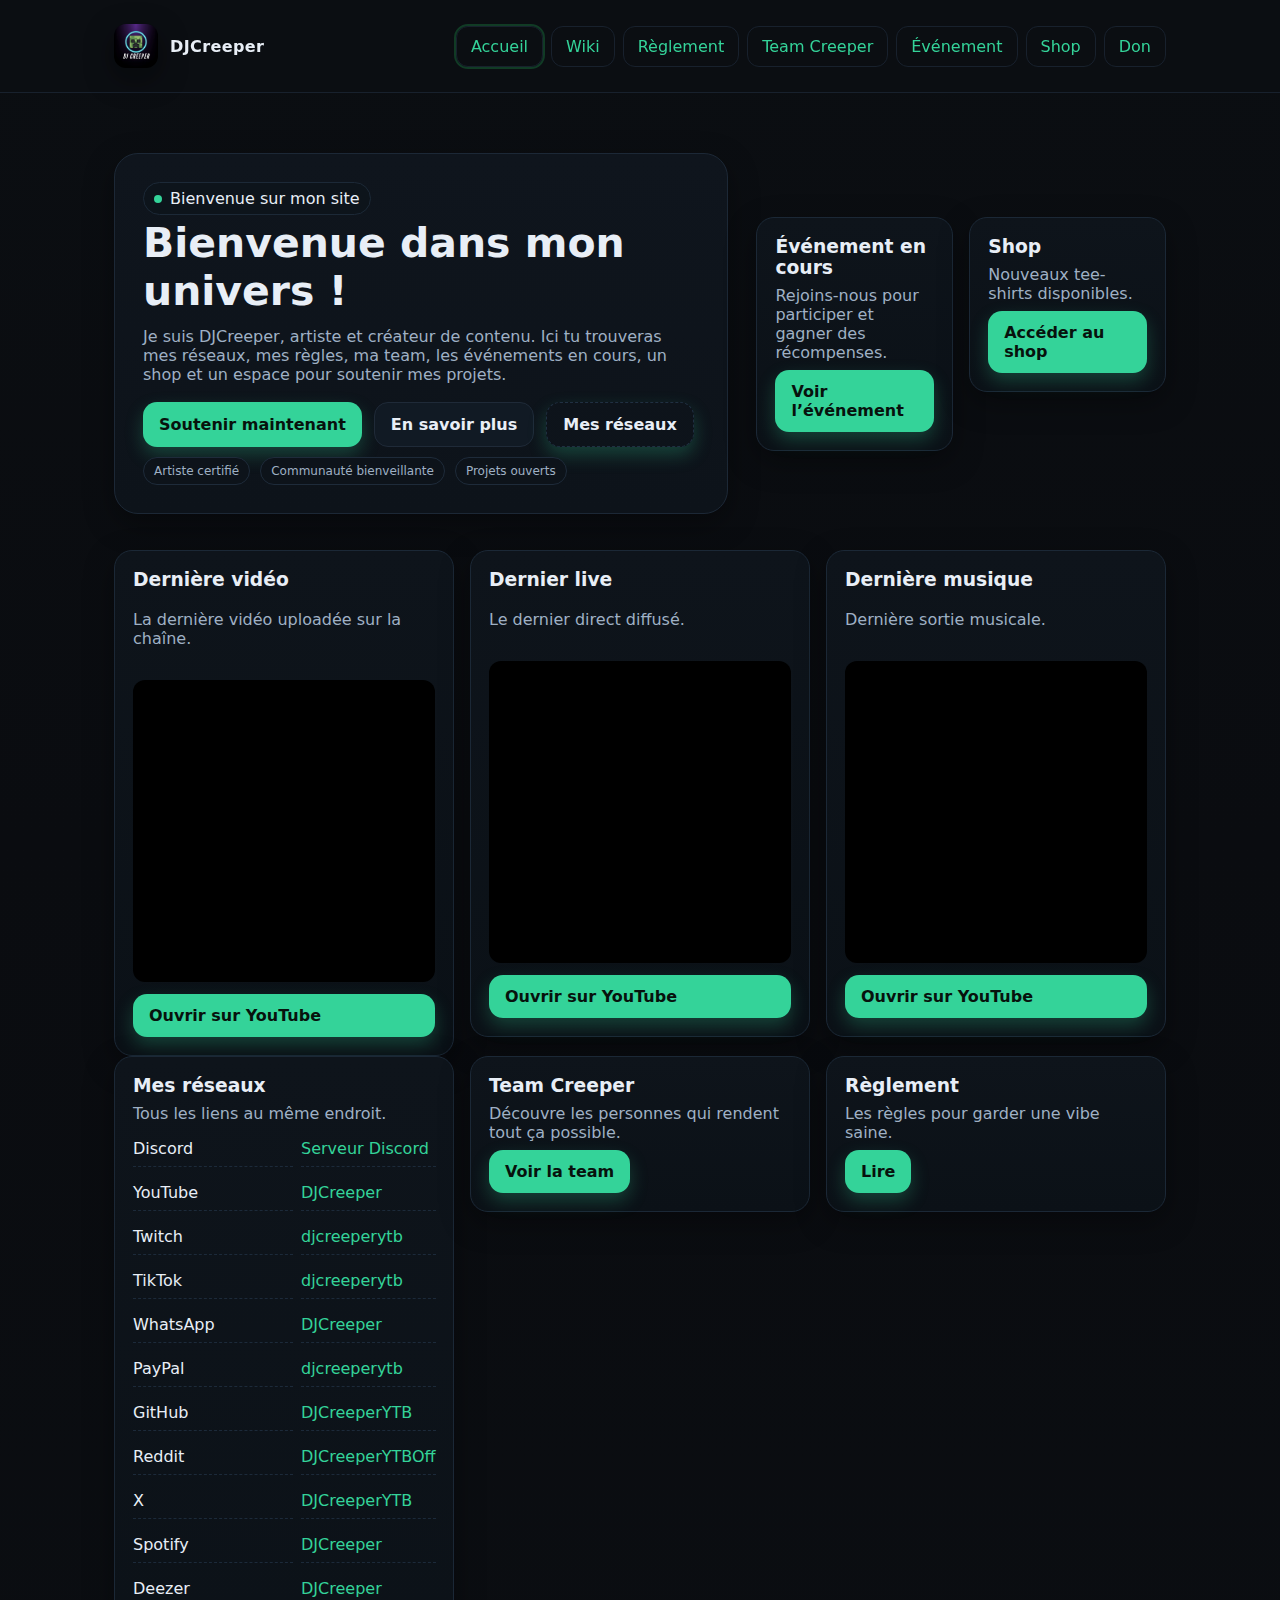
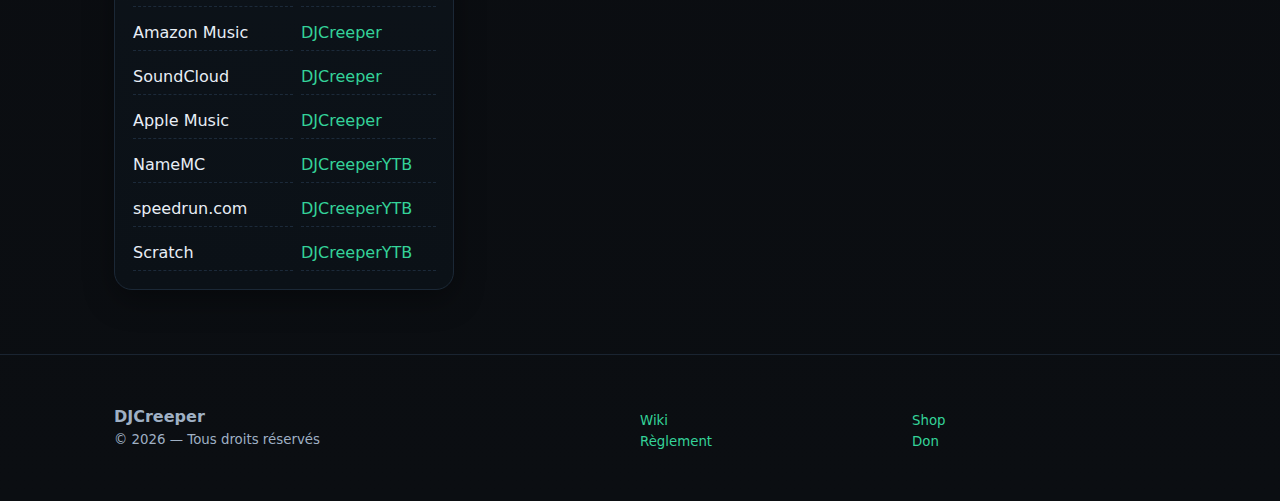
<file: index.html>
<!doctype html>
<html lang="fr">
<head>
<meta charset="utf-8">
<meta name="viewport" content="width=device-width, initial-scale=1" />
<title>DJCreeper — Accueil</title>
<link rel="icon" href="assets/logo.png">
<link rel="stylesheet" href="css/styles.css">
</head>
<body>
  <header class="header">
    <div class="container nav">
      <div class="brand">
        <a href="index.html"><img src="assets/logo.png" alt="Logo DJCreeper"></a>
        <div class="brand-title">DJCreeper</div>
      </div>
      <button class="menu-btn" aria-label="Menu">☰ Menu</button>
      <nav class="navlinks">
        <a href="index.html">Accueil</a>
        <a href="wiki.html">Wiki</a>
        <a href="reglement.html">Règlement</a>
        <a href="team.html">Team Creeper</a>
        <a href="events.html">Événement</a>
        <a href="shop.html">Shop</a>
        <a href="dons.html">Don</a>
      </nav>
    </div>
  </header>

  <main class="container">
    <section class="hero">
      <div class="hero-card">
        <div class="pill"><span class="dot"></span> Bienvenue sur mon site</div>
        <h1>Bienvenue dans mon univers !</h1>
        <p>Je suis DJCreeper, artiste et créateur de contenu. Ici tu trouveras mes réseaux, mes règles, ma team, les événements en cours, un shop et un espace pour soutenir mes projets.</p>
        <div class="cta">
          <a class="btn" href="dons.html">Soutenir maintenant</a>
          <a class="btn secondary" href="wiki.html">En savoir plus</a>
          <a class="btn ghost" href="#reseaux">Mes réseaux</a>
        </div>
        <div class="badges">
          <div class="badge">Artiste certifié</div>
          <div class="badge">Communauté bienveillante</div>
          <div class="badge">Projets ouverts</div>
        </div>
      </div>
      <div class="grid grid-2">
        <div class="card">
          <h3>Événement en cours</h3>
          <p class="muted">Rejoins-nous pour participer et gagner des récompenses.</p>
          <div class="space"></div>
          <a class="btn" href="events.html">Voir l’événement</a>
        </div>
        <div class="card">
          <h3>Shop</h3>
          <p class="muted">Nouveaux tee-shirts disponibles.</p>
          <div class="space"></div>
          <a class="btn" href="shop.html">Accéder au shop</a>
        </div>
      </div>
    </section>

    <section id="videos" class="grid grid-3">
      <div class="card video-card">
        <h3>Dernière vidéo</h3>
        <p class="muted">La dernière vidéo uploadée sur la chaîne.</p>
        <div class="space"></div>
        <div class="video-frame">
          <iframe src="https://www.youtube.com/embed/_8Q7gNP6qBo" title="Dernière vidéo" allow="accelerometer; autoplay; clipboard-write; encrypted-media; gyroscope; picture-in-picture" allowfullscreen></iframe>
        </div>
        <a class="btn" href="https://www.youtube.com/watch?v=_8Q7gNP6qBo" target="_blank" rel="noopener">Ouvrir sur YouTube</a>
      </div>

      <div class="card video-card">
        <h3>Dernier live</h3>
        <p class="muted">Le dernier direct diffusé.</p>
        <div class="space"></div>
        <div class="video-frame">
          <iframe src="https://www.youtube.com/embed/Di7xfInYkyA" title="Dernier live" allow="accelerometer; autoplay; clipboard-write; encrypted-media; gyroscope; picture-in-picture" allowfullscreen></iframe>
        </div>
        <a class="btn" href="https://www.youtube.com/watch?v=Di7xfInYkyA" target="_blank" rel="noopener">Ouvrir sur YouTube</a>
      </div>

      <div class="card video-card">
        <h3>Dernière musique</h3>
        <p class="muted">Dernière sortie musicale.</p>
        <div class="space"></div>
        <div class="video-frame">
          <iframe src="https://www.youtube.com/embed/eW3Z3CTnYzY" title="Dernière musique" allow="accelerometer; autoplay; clipboard-write; encrypted-media; gyroscope; picture-in-picture" allowfullscreen></iframe>
        </div>
        <a class="btn" href="https://www.youtube.com/watch?v=eW3Z3CTnYzY" target="_blank" rel="noopener">Ouvrir sur YouTube</a>
      </div>
    </section>
    
    <section id="reseaux" class="grid grid-3">
      <div class="card">
        <h3>Mes réseaux</h3>
        <p class="muted">Tous les liens au même endroit.</p>
        <div class="space"></div>
        <div class="kv">
          <div>Discord</div><div><a href="https://discord.gg/uXshgywxYf" target="_blank" rel="noopener">Serveur Discord</a></div>
          <div>YouTube</div><div><a href="https://youtube.com/@DJCreeperYTB" target="_blank" rel="noopener">DJCreeper</a></div>
          <div>Twitch</div><div><a href="https://www.twitch.tv/djcreeperytb" target="_blank" rel="noopener">djcreeperytb</a></div>
          <div>TikTok</div><div><a href="https://www.tiktok.com/@djcreeperytb" target="_blank" rel="noopener">djcreeperytb</a></div>
          <div>WhatsApp</div><div><a href="https://whatsapp.com/channel/0029VaGb1G4CHDyqVI6FiP1i" target="_blank" rel="noopener">DJCreeper</a></div>
          <div>PayPal</div><div><a href="https://paypal.me/djcreeperytb" target="_blank" rel="noopener">djcreeperytb</a></div>
          <div>GitHub</div><div><a href="https://github.com/DJCreeperYTB" target="_blank" rel="noopener">DJCreeperYTB</a></div>
          <div>Reddit</div><div><a href="https://www.reddit.com/user/DJCreeperYTBOff" target="_blank" rel="noopener">DJCreeperYTBOff</a></div>
          <div>X</div><div><a href="https://x.com/DJCreeperYTB" target="_blank" rel="noopener">DJCreeperYTB</a></div>
          <div>Spotify</div><div><a href="https://open.spotify.com/intl-fr/artist/4cJNGWkJw2iy81WM92un0s?si=-WW8aH6ET4-GeikxdQHRRQ" target="_blank" rel="noopener">DJCreeper</a></div>
          <div>Deezer</div><div><a href="https://deezer.page.link/h3TTdbG7aE7AxuHBA" target="_blank" rel="noopener">DJCreeper</a></div>
          <div>Amazon Music</div><div><a href="https://music.amazon.fr/artists/B0CMQWJ8JH/djcreeper" target="_blank" rel="noopener">DJCreeper</a></div>
          <div>SoundCloud</div><div><a href="https://soundcloud.com/djcreeper-music" target="_blank" rel="noopener">DJCreeper</a></div>
          <div>Apple Music</div><div><a href="https://music.apple.com/fr/artist/djcreeper/1715950826" target="_blank" rel="noopener">DJCreeper</a></div>
          <div>NameMC</div><div><a href="https://fr.namemc.com/profile/DJCreeperYTB.1" target="_blank" rel="noopener">DJCreeperYTB</a></div>
          <div>speedrun.com</div><div><a href="https://www.speedrun.com/users/DJCreeperYTB" target="_blank" rel="noopener">DJCreeperYTB</a></div>
          <div>Scratch</div><div><a href="https://scratch.mit.edu/users/DJCreeperYTB/" target="_blank" rel="noopener">DJCreeperYTB</a></div>
        </div>
      </div>
      <div class="card">
        <h3>Team Creeper</h3>
        <p class="muted">Découvre les personnes qui rendent tout ça possible.</p>
        <div class="space"></div>
        <a class="btn" href="team.html">Voir la team</a>
      </div>
      <div class="card">
        <h3>Règlement</h3>
        <p class="muted">Les règles pour garder une vibe saine.</p>
        <div class="space"></div>
        <a class="btn" href="reglement.html">Lire</a>
      </div>
    </section>
  </main>

  <footer class="footer">
    <div class="container cols">
      <div>
        <strong>DJCreeper</strong>
        <small>© <span id="year"></span> — Tous droits réservés</small>
      </div>
      <div>
        <small><a href="wiki.html">Wiki</a></small>
        <small><a href="reglement.html">Règlement</a></small>
      </div>
      <div>
        <small><a href="shop.html">Shop</a></small>
        <small><a href="dons.html">Don</a></small>
      </div>
    </div>
  </footer>

<script src="js/script.js"></script>
<script>document.getElementById('year').textContent=new Date().getFullYear()</script>
</body>
</html>
</file>
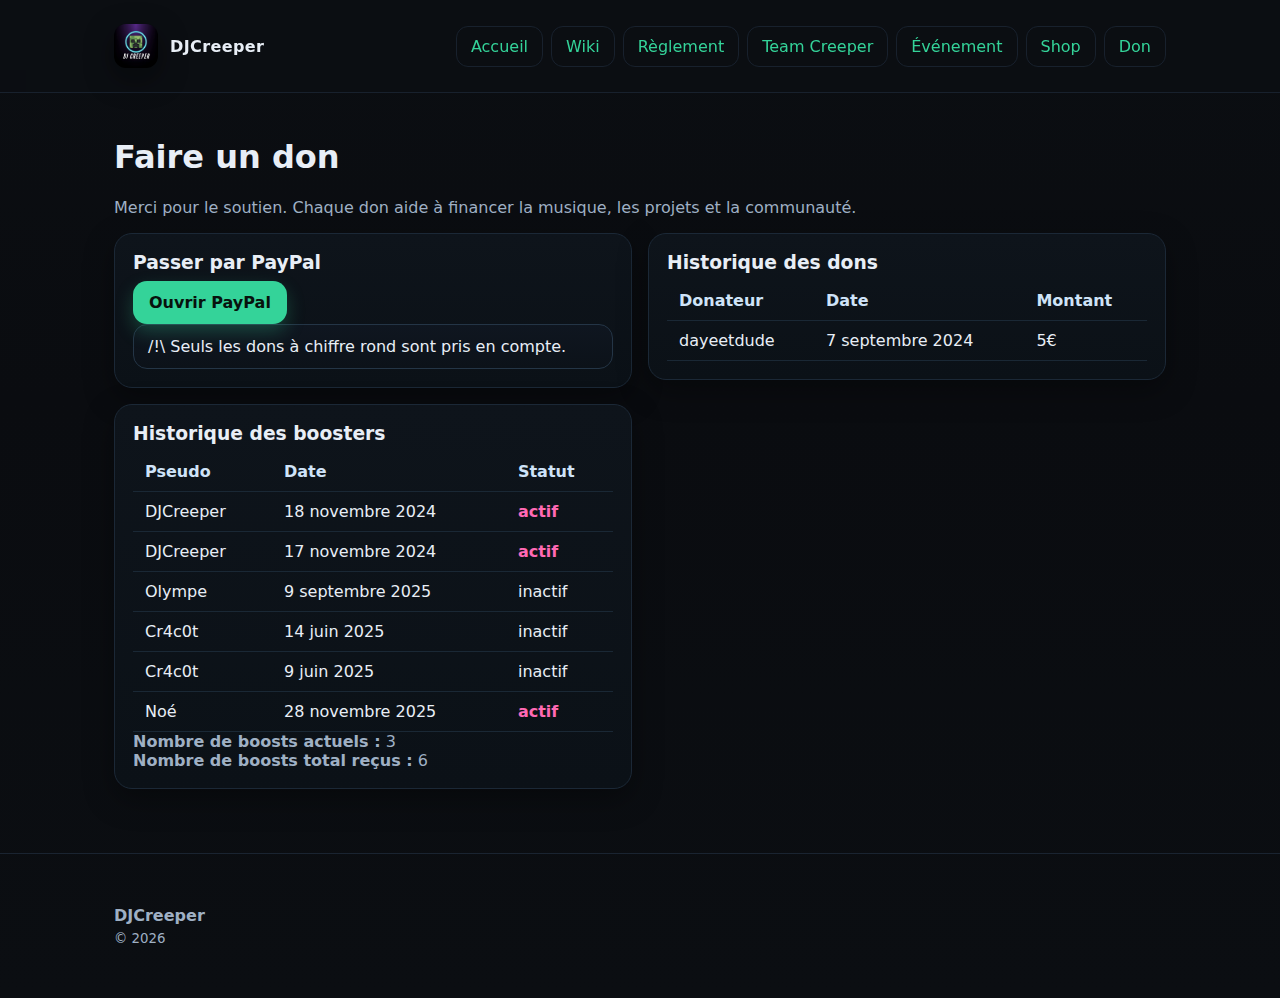
<file: dons.html>
<!doctype html>
<html lang="fr">
<head>
<meta charset="utf-8">
<meta name="viewport" content="width=device-width, initial-scale=1" />
<title>DJCreeper — Don</title>
<link rel="icon" href="assets/logo.png">
<link rel="stylesheet" href="css/styles.css">
</head>
<body>
  <header class="header">
    <div class="container nav">
      <div class="brand">
        <a href="index.html"><img src="assets/logo.png" alt="Logo DJCreeper"></a>
        <div class="brand-title">DJCreeper</div>
      </div>
      <button class="menu-btn" aria-label="Menu">☰ Menu</button>
      <nav class="navlinks">
        <a href="index.html">Accueil</a>
        <a href="wiki.html">Wiki</a>
        <a href="reglement.html">Règlement</a>
        <a href="team.html">Team Creeper</a>
        <a href="events.html">Événement</a>
        <a href="shop.html">Shop</a>
        <a href="dons.html">Don</a>
      </nav>
    </div>
  </header>

  <main class="container">
    <h1>Faire un don</h1>
    <p class="muted">Merci pour le soutien. Chaque don aide à financer la musique, les projets et la communauté.</p>

    <div class="grid grid-2">
      <div class="card">
        <h3>Passer par PayPal</h3>
        <p><a class="btn" href="https://paypal.me/djcreeperytb" target="_blank" rel="noopener">Ouvrir PayPal</a></p>
        <div class="alert">/!\ Seuls les dons à chiffre rond sont pris en compte.</div>
      </div>

      <div class="card">
        <h3>Historique des dons</h3>
        <table class="table">
          <thead>
            <tr><th>Donateur</th><th>Date</th><th>Montant</th></tr>
          </thead>
          <tbody>
            <tr><td>dayeetdude</td><td>7 septembre 2024</td><td>5€</td></tr>
          </tbody>
        </table>
      </div>

      <div class="card">
        <h3>Historique des boosters</h3>
        <table class="table">
          <thead>
            <tr><th>Pseudo</th><th>Date</th><th>Statut</th></tr>
          </thead>
          <tbody>
            <tr><td>DJCreeper</td><td>18 novembre 2024</td><td><span class="status-actif">actif</span></td></tr>
            <tr><td>DJCreeper</td><td>17 novembre 2024</td><td><span class="status-actif">actif</span></td></tr>
            <tr><td>Olympe</td><td>9 septembre 2025</td><td>inactif</td></tr>
            <tr><td>Cr4c0t</td><td>14 juin 2025</td><td>inactif</td></tr>
            <tr><td>Cr4c0t</td><td>9 juin 2025</td><td>inactif</td></tr>
            <tr><td>Noé</td><td>28 novembre 2025</td><td><span class="status-actif">actif</span></td></tr>
          </tbody>
        </table>
        <p><strong>Nombre de boosts actuels :</strong> 3</p>
        <p><strong>Nombre de boosts total reçus :</strong> 6</p>
      </div>
    </div>
  </main>

  <footer class="footer">
    <div class="container cols">
      <div>
        <strong>DJCreeper</strong>
        <small>© <span id="year"></span></small>
      </div>
    </div>
  </footer>
<script>document.getElementById('year').textContent=new Date().getFullYear()</script>
</body>
</html>
</file>
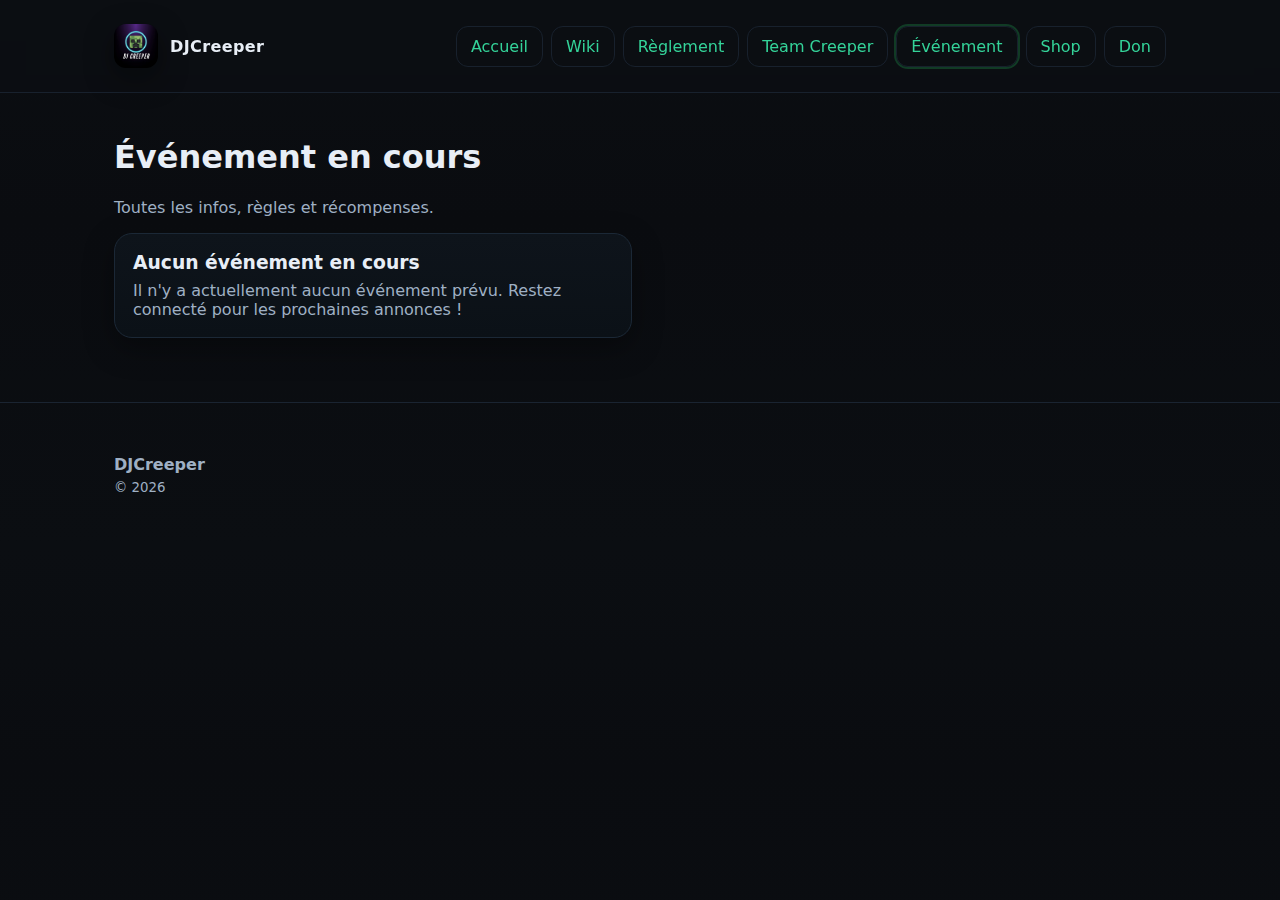
<file: events.html>
<!doctype html>
<html lang="fr">
<head>
<meta charset="utf-8">
<meta name="viewport" content="width=device-width, initial-scale=1" />
<title>DJCreeper — Événement</title>
<link rel="icon" href="assets/logo.png">
<link rel="stylesheet" href="css/styles.css">
</head>
<body>
  <header class="header">
    <div class="container nav">
      <div class="brand">
        <a href="index.html"><img src="assets/logo.png" alt="Logo DJCreeper"></a>
        <div class="brand-title">DJCreeper</div>
      </div>
      <button class="menu-btn" aria-label="Menu">☰ Menu</button>
      <nav class="navlinks">
        <a href="index.html">Accueil</a>
        <a href="wiki.html">Wiki</a>
        <a href="reglement.html">Règlement</a>
        <a href="team.html">Team Creeper</a>
        <a href="events.html">Événement</a>
        <a href="shop.html">Shop</a>
        <a href="dons.html">Don</a>
      </nav>
    </div>
  </header>

  <main class="container">
    <h1>Événement en cours</h1>
    <p class="muted">Toutes les infos, règles et récompenses.</p>

    <div class="grid grid-2">
      <div class="card">
        <h3>Aucun événement en cours</h3>
        <p>Il n'y a actuellement aucun événement prévu. Restez connecté pour les prochaines annonces !</p>
      </div>
    </div>
  </main>

  <footer class="footer">
    <div class="container cols">
      <div>
        <strong>DJCreeper</strong>
        <small>© <span id="year"></span></small>
      </div>
    </div>
  </footer>
<script src="js/script.js"></script>
<script>document.getElementById('year').textContent=new Date().getFullYear()</script>
</body>
</html>
</file>
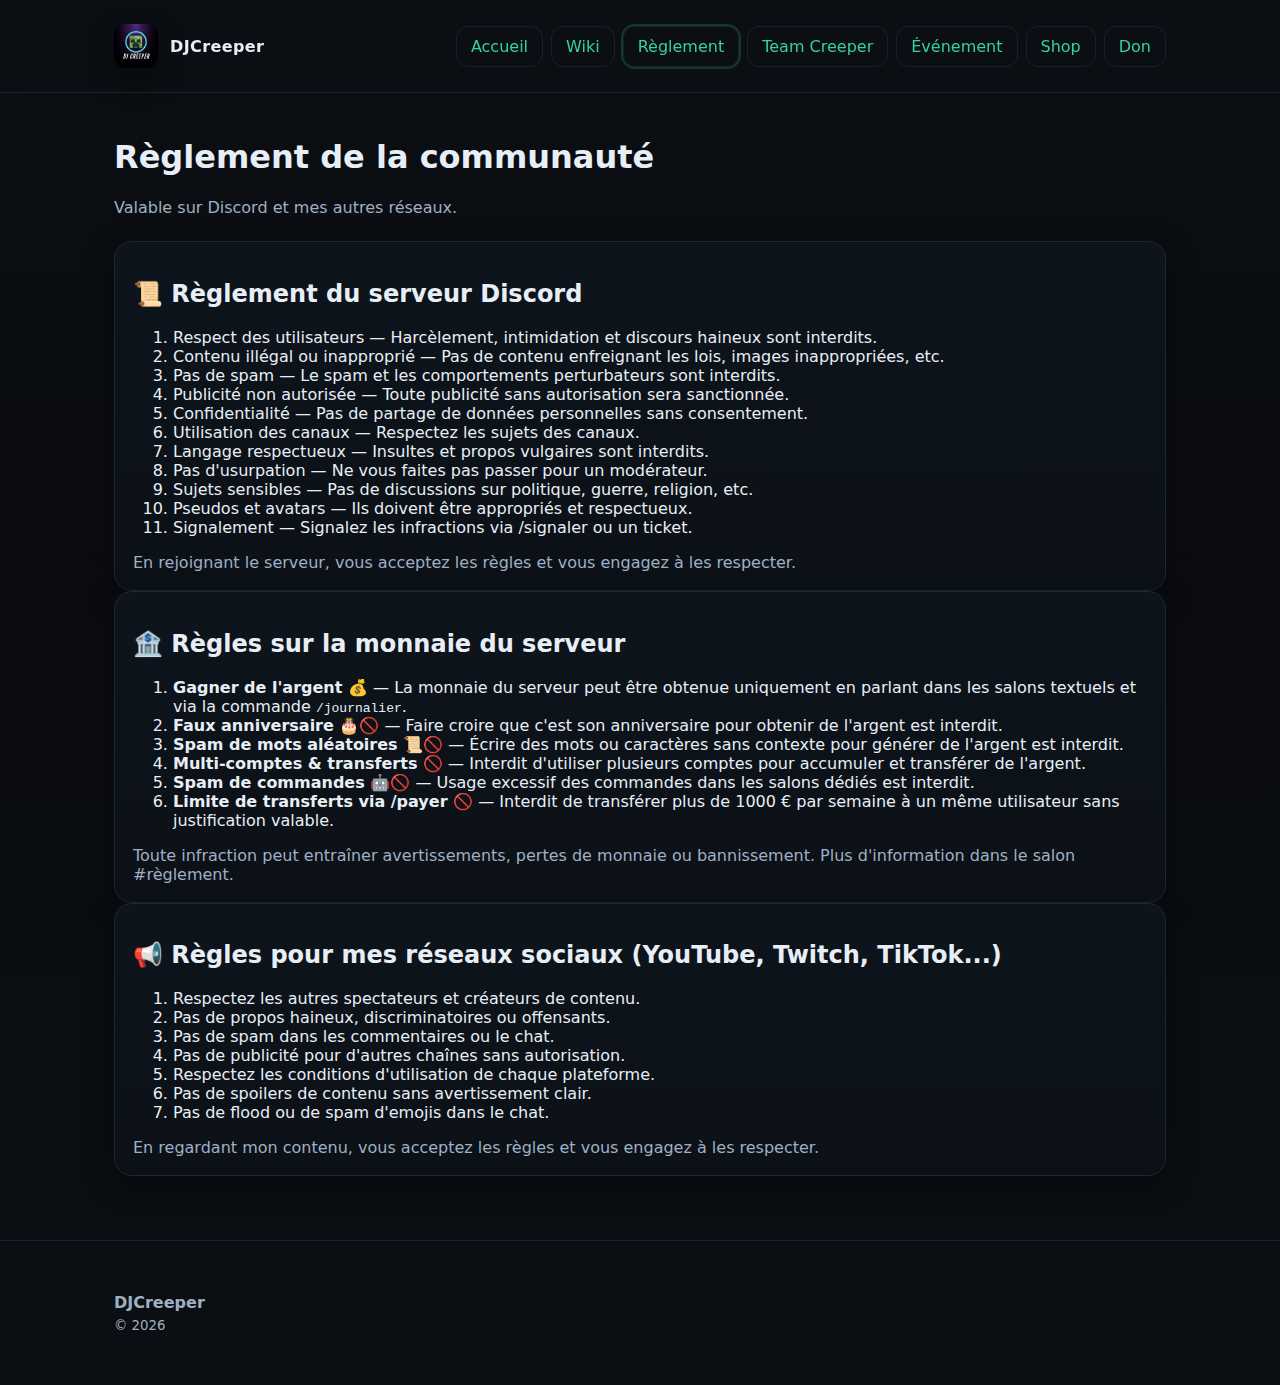
<file: reglement.html>
<!doctype html>
<html lang="fr">
<head>
<meta charset="utf-8">
<meta name="viewport" content="width=device-width, initial-scale=1" />
<title>DJCreeper — Règlement</title>
<link rel="icon" href="assets/logo.png">
<link rel="stylesheet" href="css/styles.css">
</head>
<body>
  <header class="header">
    <div class="container nav">
      <div class="brand">
        <a href="index.html"><img src="assets/logo.png" alt="Logo DJCreeper"></a>
        <div class="brand-title">DJCreeper</div>
      </div>
      <button class="menu-btn" aria-label="Menu">☰ Menu</button>
      <nav class="navlinks">
        <a href="index.html">Accueil</a>
        <a href="wiki.html">Wiki</a>
        <a href="reglement.html">Règlement</a>
        <a href="team.html">Team Creeper</a>
        <a href="events.html">Événement</a>
        <a href="shop.html">Shop</a>
        <a href="dons.html">Don</a>
      </nav>
    </div>
  </header>

  <main class="container">
    <h1>Règlement de la communauté</h1>
    <p class="muted">Valable sur Discord et mes autres réseaux.</p>
    <div class="space"></div>

    <div class="card">
      <h2>📜 Règlement du serveur Discord</h2>
      <ol>
        <li>Respect des utilisateurs — Harcèlement, intimidation et discours haineux sont interdits.</li>
        <li>Contenu illégal ou inapproprié — Pas de contenu enfreignant les lois, images inappropriées, etc.</li>
        <li>Pas de spam — Le spam et les comportements perturbateurs sont interdits.</li>
        <li>Publicité non autorisée — Toute publicité sans autorisation sera sanctionnée.</li>
        <li>Confidentialité — Pas de partage de données personnelles sans consentement.</li>
        <li>Utilisation des canaux — Respectez les sujets des canaux.</li>
        <li>Langage respectueux — Insultes et propos vulgaires sont interdits.</li>
        <li>Pas d'usurpation — Ne vous faites pas passer pour un modérateur.</li>
        <li>Sujets sensibles — Pas de discussions sur politique, guerre, religion, etc.</li>
        <li>Pseudos et avatars — Ils doivent être appropriés et respectueux.</li>
        <li>Signalement — Signalez les infractions via /signaler ou un ticket.</li>
      </ol>
      <p class="muted">En rejoignant le serveur, vous acceptez les règles et vous engagez à les respecter.</p>
    </div>

    <div class="card">
      <h2>🏦 Règles sur la monnaie du serveur</h2>
      <ol>
        <li><strong>Gagner de l'argent 💰</strong> — La monnaie du serveur peut être obtenue uniquement en parlant dans les salons textuels et via la commande <code>/journalier</code>.</li>
        <li><strong>Faux anniversaire 🎂🚫</strong> — Faire croire que c'est son anniversaire pour obtenir de l'argent est interdit.</li>
        <li><strong>Spam de mots aléatoires 📜🚫</strong> — Écrire des mots ou caractères sans contexte pour générer de l'argent est interdit.</li>
        <li><strong>Multi-comptes & transferts 🚫</strong> — Interdit d'utiliser plusieurs comptes pour accumuler et transférer de l'argent.</li>
        <li><strong>Spam de commandes 🤖🚫</strong> — Usage excessif des commandes dans les salons dédiés est interdit.</li>
        <li><strong>Limite de transferts via /payer 🚫</strong> — Interdit de transférer plus de 1000 € par semaine à un même utilisateur sans justification valable.</li>
      </ol>
      <p class="muted">Toute infraction peut entraîner avertissements, pertes de monnaie ou bannissement. Plus d'information dans le salon #règlement.</p>
    </div>

    <div class="card">
      <h2>📢 Règles pour mes réseaux sociaux (YouTube, Twitch, TikTok...)</h2>
      <ol>
        <li>Respectez les autres spectateurs et créateurs de contenu.</li>
        <li>Pas de propos haineux, discriminatoires ou offensants.</li>
        <li>Pas de spam dans les commentaires ou le chat.</li>
        <li>Pas de publicité pour d'autres chaînes sans autorisation.</li>
        <li>Respectez les conditions d'utilisation de chaque plateforme.</li>
        <li>Pas de spoilers de contenu sans avertissement clair.</li>
        <li>Pas de flood ou de spam d'emojis dans le chat.</li>
      </ol>
      <p class="muted">En regardant mon contenu, vous acceptez les règles et vous engagez à les respecter.</p>
    </div>
  </main>

  <footer class="footer">
    <div class="container cols">
      <div>
        <strong>DJCreeper</strong>
        <small>© <span id="year"></span></small>
      </div>
    </div>
  </footer>
<script src="js/script.js"></script>
<script>document.getElementById('year').textContent=new Date().getFullYear()</script>
</body>
</html>
</file>
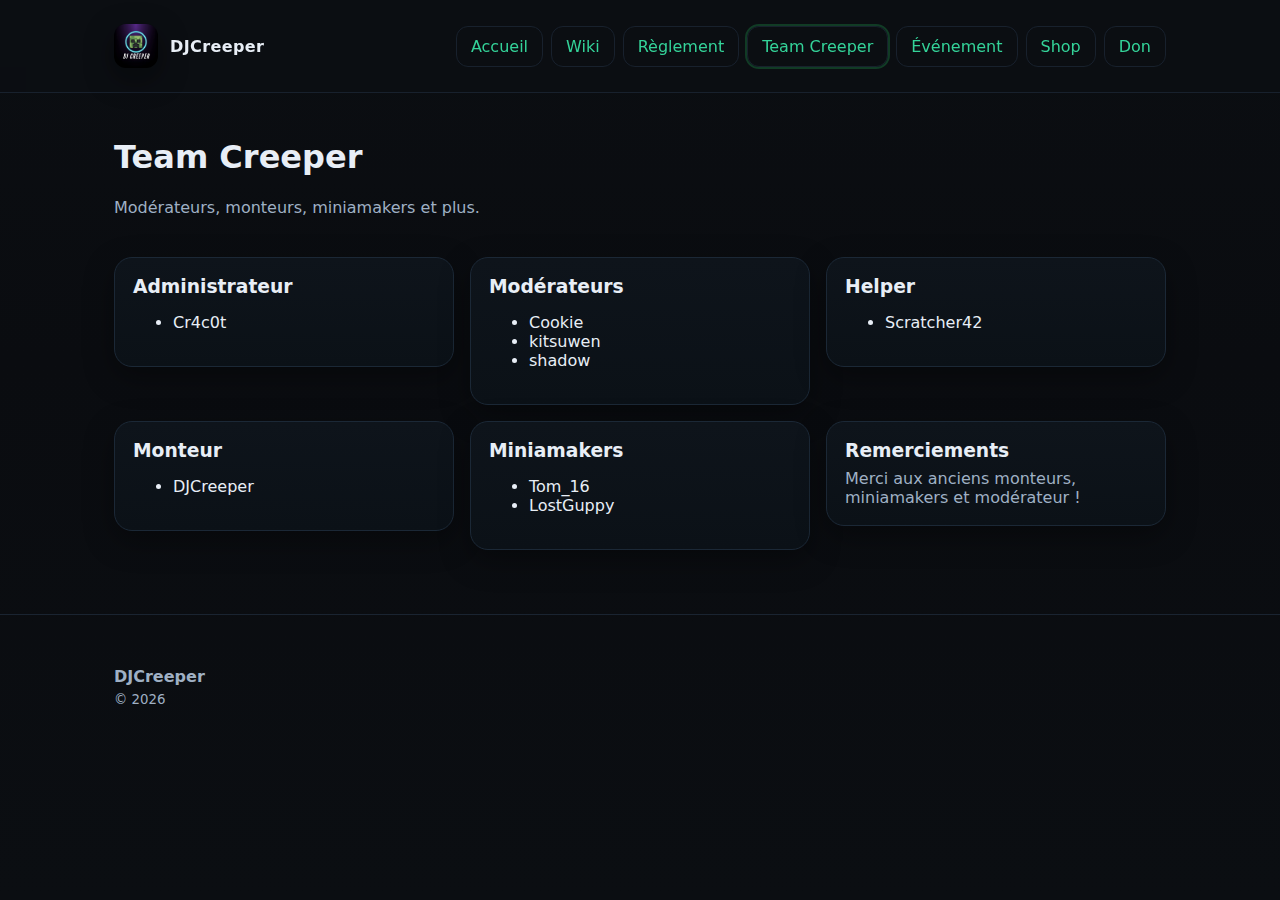
<file: team.html>
<html lang="fr">
<head>
<meta charset="utf-8">
<meta name="viewport" content="width=device-width, initial-scale=1" />
<title>DJCreeper — Team Creeper</title>
<link rel="icon" href="assets/logo.png">
<link rel="stylesheet" href="css/styles.css">
</head>
<body>
  <header class="header">
    <div class="container nav">
      <div class="brand">
        <a href="index.html"><img src="assets/logo.png" alt="Logo DJCreeper"></a>
        <div class="brand-title">DJCreeper</div>
      </div>
      <button class="menu-btn" aria-label="Menu">☰ Menu</button>
      <nav class="navlinks">
        <a href="index.html">Accueil</a>
        <a href="wiki.html">Wiki</a>
        <a href="reglement.html">Règlement</a>
        <a href="team.html">Team Creeper</a>
        <a href="events.html">Événement</a>
        <a href="shop.html">Shop</a>
        <a href="dons.html">Don</a>
      </nav>
    </div>
  </header>

  <main class="container">
    <h1>Team Creeper</h1>
    <p class="muted">Modérateurs, monteurs, miniamakers et plus.</p>
    <div class="space-lg"></div>

    <section class="grid grid-3">
      <div class="card">
        <h3>Administrateur</h3>
        <ul>
          <li>Cr4c0t</li>
        </ul>
      </div>
        <div class="card">
        <h3>Modérateurs</h3>
        <ul>
          <li>Cookie</li>
          <li>kitsuwen</li>
          <li>shadow</li>
        </ul>
      </div>
        <div class="card">
        <h3>Helper</h3>
        <ul>
          <li>Scratcher42</li>
        </ul>
      </div>
      <div class="card">
        <h3>Monteur</h3>
        <ul>
          <li>DJCreeper</li>
        </ul>
      </div>
      <div class="card">
        <h3>Miniamakers</h3>
        <ul>
          <li>Tom_16</li>
          <li>LostGuppy</li>
        </ul>
      </div>
      <div class="card">
        <h3>Remerciements</h3>
        <p>Merci aux anciens monteurs, miniamakers et modérateur !</p>
      </div>
    </section>
  </main>

  <footer class="footer">
    <div class="container cols">
      <div>
        <strong>DJCreeper</strong>
        <small>© <span id="year"></span></small>
      </div>
    </div>
  </footer>
<script src="js/script.js"></script>
<script>document.getElementById('year').textContent=new Date().getFullYear()</script>
</body>
</html>
</file>
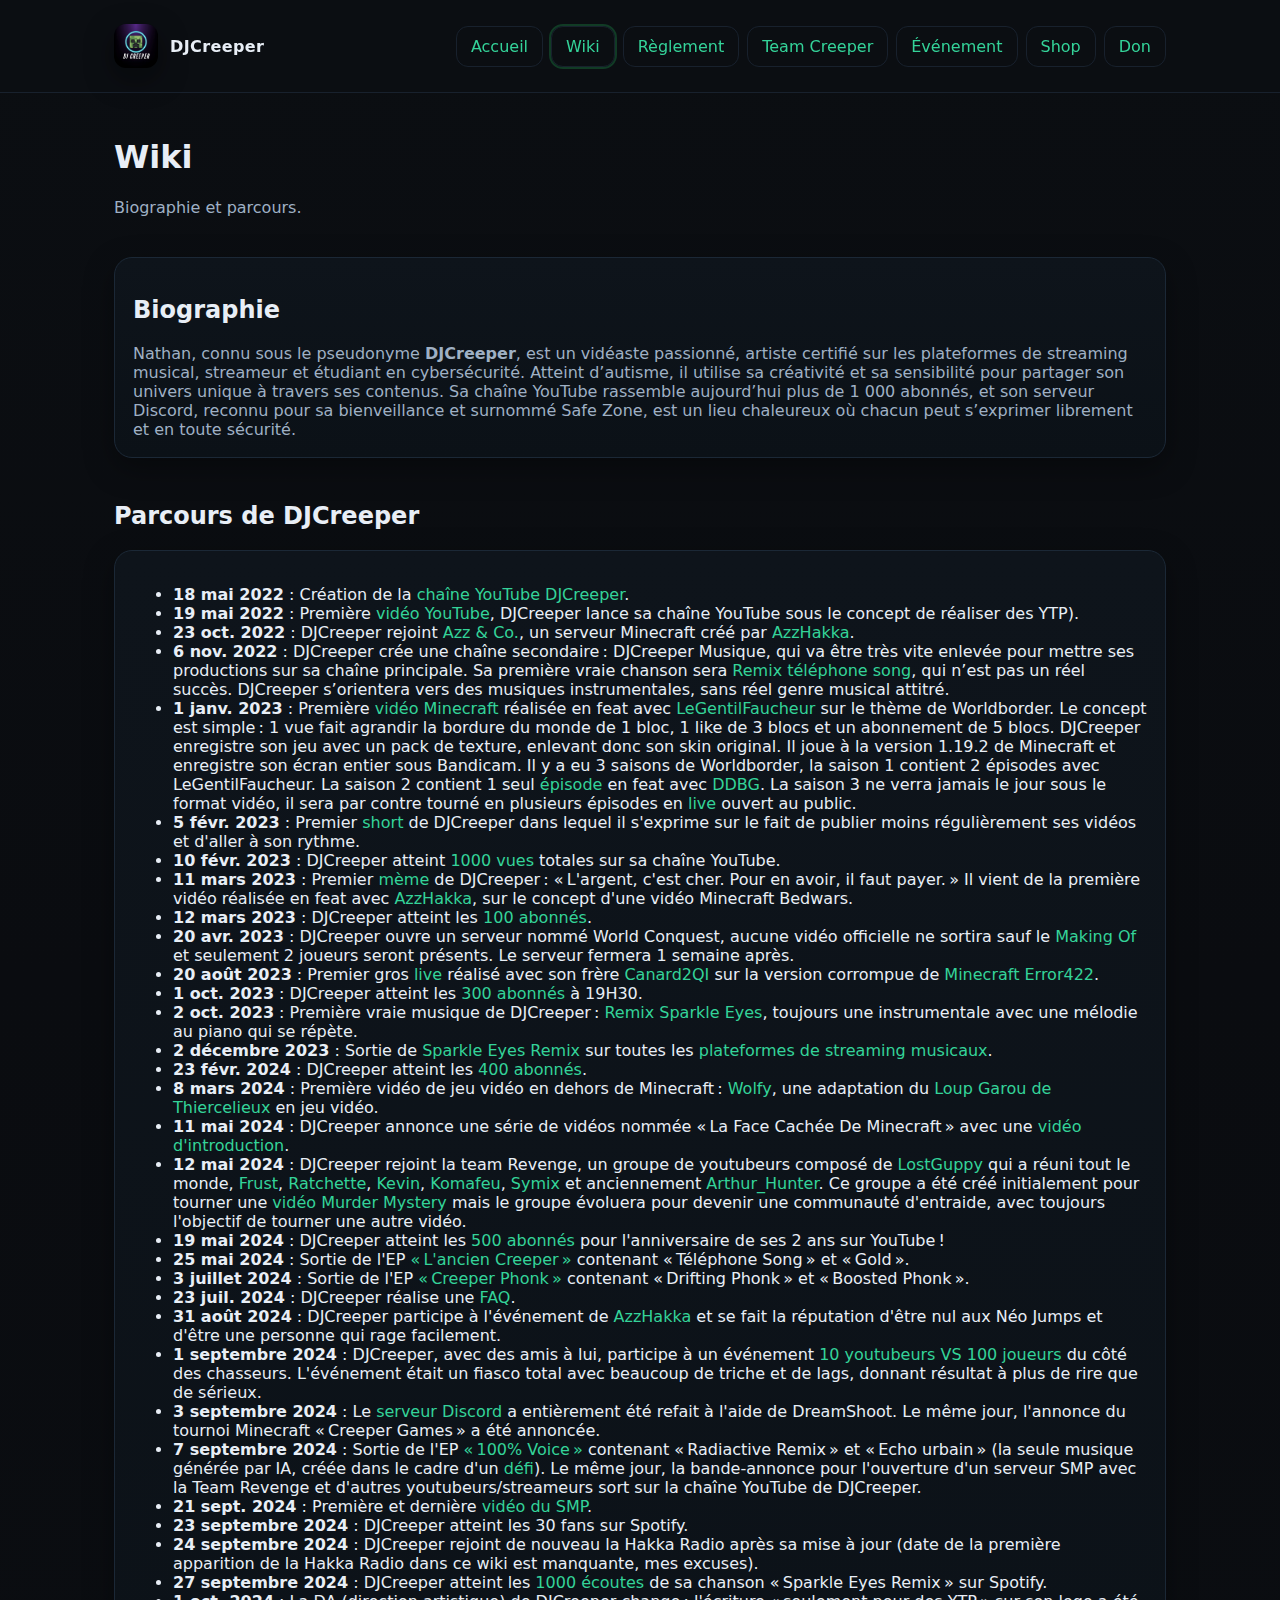
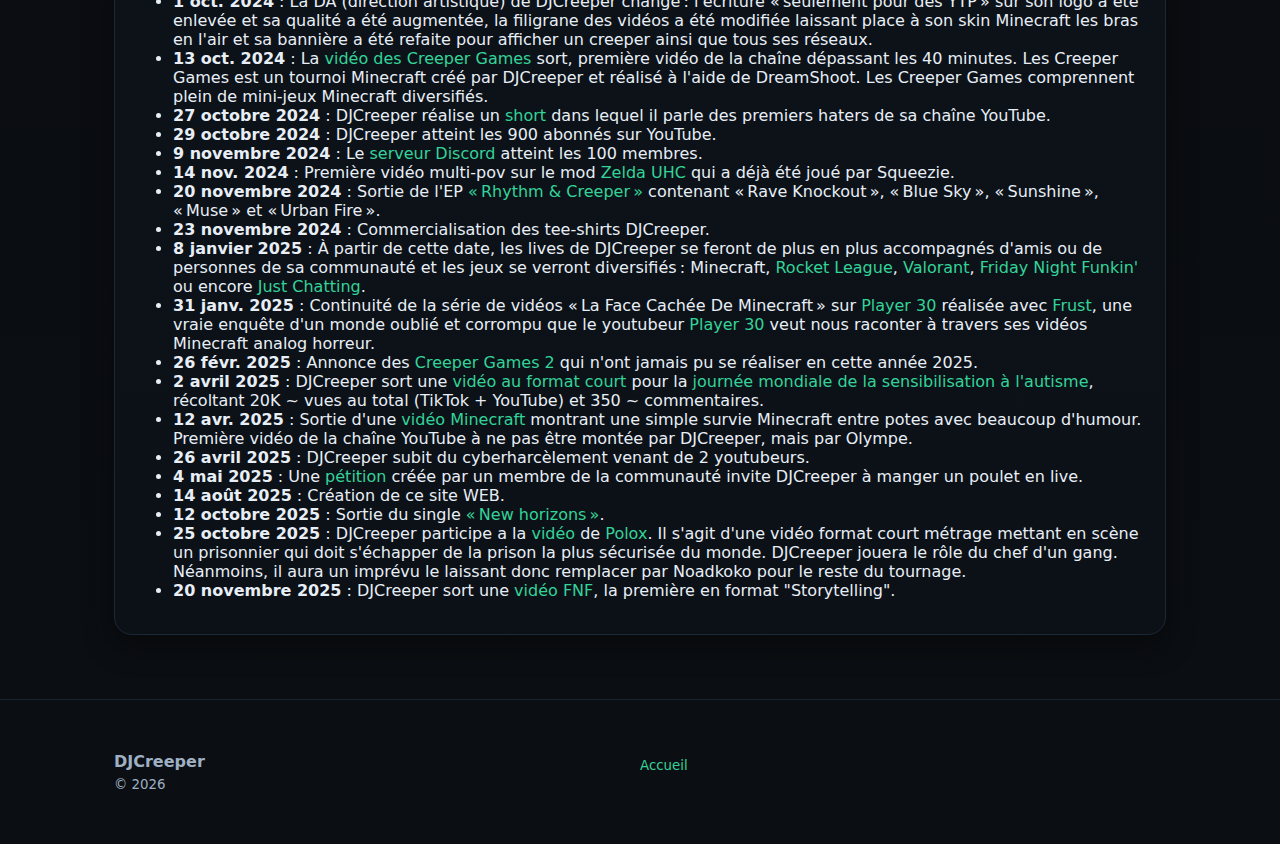
<file: wiki.html>
<!doctype html>
<html lang="fr">
<head>
<meta charset="utf-8">
<meta name="viewport" content="width=device-width, initial-scale=1" />
<title>DJCreeper — Wiki</title>
<link rel="icon" href="assets/logo.png">
<link rel="stylesheet" href="css/styles.css">
</head>
<body>
  <header class="header">
    <div class="container nav">
      <div class="brand">
        <a href="index.html"><img src="assets/logo.png" alt="Logo DJCreeper"></a>
        <div class="brand-title">DJCreeper</div>
      </div>
      <button class="menu-btn" aria-label="Menu">☰ Menu</button>
      <nav class="navlinks">
        <a href="index.html">Accueil</a>
        <a href="wiki.html">Wiki</a>
        <a href="reglement.html">Règlement</a>
        <a href="team.html">Team Creeper</a>
        <a href="events.html">Événement</a>
        <a href="shop.html">Shop</a>
        <a href="dons.html">Don</a>
      </nav>
    </div>
  </header>

  <main class="container">
    <h1>Wiki</h1>
    <p class="muted">Biographie et parcours.</p>
    <div class="space-lg"></div>

    <section id="bio">
      <div class="card">
        <h2>Biographie</h2>
        <p>Nathan, connu sous le pseudonyme <strong>DJCreeper</strong>, est un vidéaste passionné, artiste certifié sur les plateformes de streaming musical, streameur et étudiant en cybersécurité. Atteint d’autisme, il utilise sa créativité et sa sensibilité pour partager son univers unique à travers ses contenus. Sa chaîne YouTube rassemble aujourd’hui plus de 1 000 abonnés, et son serveur Discord, reconnu pour sa bienveillance et surnommé Safe Zone, est un lieu chaleureux où chacun peut s’exprimer librement et en toute sécurité.</p>
      </div>
    </section>

    <div class="space-lg"></div>

    <section id="parcours">
      <h2>Parcours de DJCreeper</h2>
      <div class="card">
        <ul class="timeline">
          <li><strong>18 mai 2022</strong> : Création de la <a href="https://www.youtube.com/@DJCreeperYTB" target="_blank" rel="noopener">chaîne YouTube DJCreeper</a>.</li>
          <li><strong>19 mai 2022</strong> : Première <a href="https://www.youtube.com/watch?v=X1gMgPFAobY" target="_blank" rel="noopener">vidéo YouTube</a>, DJCreeper lance sa chaîne YouTube sous le concept de réaliser des YTP).</li>
          <li><strong>23 oct. 2022</strong> : DJCreeper rejoint <a href="https://www.youtube.com/watch?v=FWVbf3irsMc" target="_blank" rel="noopener">Azz & Co.</a>, un serveur Minecraft créé par <a href="https://www.youtube.com/@AzzHakka" target="_blank" rel="noopener">AzzHakka</a>.</li>
          <li><strong>6 nov. 2022</strong> : DJCreeper crée une chaîne secondaire : DJCreeper Musique, qui va être très vite enlevée pour mettre ses productions sur sa chaîne principale. Sa première vraie chanson sera <a href="https://www.youtube.com/watch?v=NWTjiWZlFbM" target="_blank" rel="noopener">Remix téléphone song</a>, qui n’est pas un réel succès. DJCreeper s’orientera vers des musiques instrumentales, sans réel genre musical attitré.</li>
          <li><strong>1 janv. 2023</strong> : Première <a href="https://www.youtube.com/watch?v=ad8vcy9qH7w" target="_blank" rel="noopener">vidéo Minecraft</a> réalisée en feat avec <a href="https://www.youtube.com/@legentilfaucheur1878" target="_blank" rel="noopener">LeGentilFaucheur</a> sur le thème de Worldborder. Le concept est simple : 1 vue fait agrandir la bordure du monde de 1 bloc, 1 like de 3 blocs et un abonnement de 5 blocs. DJCreeper enregistre son jeu avec un pack de texture, enlevant donc son skin original. Il joue à la version 1.19.2 de Minecraft et enregistre son écran entier sous Bandicam. Il y a eu 3 saisons de Worldborder, la saison 1 contient 2 épisodes avec LeGentilFaucheur. La saison 2 contient 1 seul <a href="https://www.youtube.com/watch?v=pzrD5KklU2c&t" target="_blank" rel="noopener">épisode</a> en feat avec <a href="https://www.youtube.com/@TheDDBG" target="_blank" rel="noopener">DDBG</a>. La saison 3 ne verra jamais le jour sous le format vidéo, il sera par contre tourné en plusieurs épisodes en <a href="https://www.youtube.com/live/0-Z_mfUlsGI?si=ltsZtfJ3zkcd-rpv" target="_blank" rel="noopener">live</a> ouvert au public.</li>
          <li><strong>5 févr. 2023</strong> : Premier <a href="https://www.youtube.com/shorts/TodIuTOZMOQ" target="_blank" rel="noopener">short</a> de DJCreeper dans lequel il s'exprime sur le fait de publier moins régulièrement ses vidéos et d'aller à son rythme.</li>
          <li><strong>10 févr. 2023</strong> : DJCreeper atteint <a href="https://www.youtube.com/shorts/vFT0MWJOLR8" target="_blank" rel="noopener">1000 vues</a> totales sur sa chaîne YouTube.</li>
          <li><strong>11 mars 2023</strong> : Premier <a href="https://www.youtube.com/shorts/tbkx1mhRZOw" target="_blank" rel="noopener">mème</a> de DJCreeper : « L'argent, c'est cher. Pour en avoir, il faut payer. » Il vient de la première vidéo réalisée en feat avec <a href="https://www.youtube.com/watch?v=Pl9LUoBSJ2c" target="_blank" rel="noopener">AzzHakka</a>, sur le concept d'une vidéo Minecraft Bedwars.</li>
          <li><strong>12 mars 2023</strong> : DJCreeper atteint les <a href="https://www.youtube.com/shorts/C2dqUbRn1zc" target="_blank" rel="noopener">100 abonnés</a>.</li>
          <li><strong>20 avr. 2023</strong> : DJCreeper ouvre un serveur nommé World Conquest, aucune vidéo officielle ne sortira sauf le <a href="https://www.youtube.com/watch?v=dvmk3YlnMxo&t" target="_blank" rel="noopener">Making Of</a> et seulement 2 joueurs seront présents. Le serveur fermera 1 semaine après.</li>
          <li><strong>20 août 2023</strong> : Premier gros <a href="https://www.youtube.com/watch?v=wESm8uALmMw&t" target="_blank" rel="noopener">live</a> réalisé avec son frère <a href="https://www.youtube.com/@Canard2QI" target="_blank" rel="noopener">Canard2QI</a> sur la version corrompue de <a href="https://minecraftcreepypasta.fandom.com/wiki/Error_422" target="_blank" rel="noopener">Minecraft Error422</a>.</li>
          <li><strong>1 oct. 2023</strong> : DJCreeper atteint les <a href="https://www.youtube.com/shorts/jsX7IuRZjmQ" target="_blank" rel="noopener">300 abonnés</a> à 19H30.</li>
          <li><strong>2 oct. 2023</strong> : Première vraie musique de DJCreeper : <a href="https://www.youtube.com/watch?v=Ungy0j2cAoA" target="_blank" rel="noopener">Remix Sparkle Eyes</a>, toujours une instrumentale avec une mélodie au piano qui se répète.</li>
          <li><strong>2 décembre 2023</strong> : Sortie de <a href="https://link.dibsteur.com/sparkleyesremix" target="_blank" rel="noopener">Sparkle Eyes Remix</a> sur toutes les <a href="https://link.dibsteur.com/djcreeperytb" target="_blank" rel="noopener">plateformes de streaming musicaux</a>.</li>
          <li><strong>23 févr. 2024</strong> : DJCreeper atteint les <a href="https://www.youtube.com/shorts/DSosLJsw4bs" target="_blank" rel="noopener">400 abonnés</a>.</li>
          <li><strong>8 mars 2024</strong> : Première vidéo de jeu vidéo en dehors de Minecraft : <a href="https://www.youtube.com/watch?v=w_j917k2CGA&t" target="_blank" rel="noopener">Wolfy</a>, une adaptation du <a href="https://wolfy.net/fr" target="_blank" rel="noopener">Loup Garou de Thiercelieux</a> en jeu vidéo.</li>
          <li><strong>11 mai 2024</strong> : DJCreeper annonce une série de vidéos nommée « La Face Cachée De Minecraft » avec une <a href="https://www.youtube.com/watch?v=uN3D1yoqkuU&t" target="_blank" rel="noopener">vidéo d'introduction</a>.</li>
          <li><strong>12 mai 2024</strong> : DJCreeper rejoint la team Revenge, un groupe de youtubeurs composé de <a href="https://www.youtube.com/@LostGuppy" target="_blank" rel="noopener">LostGuppy</a> qui a réuni tout le monde, <a href="https://www.youtube.com/@_Frust_" target="_blank" rel="noopener">Frust</a>, <a href="https://www.youtube.com/@ratchette3356" target="_blank" rel="noopener">Ratchette</a>, <a href="https://www.youtube.com/@Kevlevrai_" target="_blank" rel="noopener">Kevin</a>, <a href="https://www.youtube.com/@Komafeu" target="_blank" rel="noopener">Komafeu</a>, <a href="https://www.youtube.com/@symixshort" target="_blank" rel="noopener">Symix</a> et anciennement <a href="https://youtube.com/@arthurhunter159?si=4paQnVVyrLe7aAp8" target="_blank" rel="noopener">Arthur_Hunter</a>. Ce groupe a été créé initialement pour tourner une <a href="https://www.youtube.com/watch?v=lDfxJobz0Rw&t" target="_blank" rel="noopener">vidéo Murder Mystery</a> mais le groupe évoluera pour devenir une communauté d'entraide, avec toujours l'objectif de tourner une autre vidéo.</li>
          <li><strong>19 mai 2024</strong> : DJCreeper atteint les <a href="https://www.youtube.com/shorts/pvWLmxmJgtU" target="_blank" rel="noopener">500 abonnés</a> pour l'anniversaire de ses 2 ans sur YouTube !</li>
          <li><strong>25 mai 2024</strong> : Sortie de l'EP <a href="https://link.dibsteur.com/lanciencreeper" target="_blank" rel="noopener">« L'ancien Creeper »</a> contenant « Téléphone Song » et « Gold ».</li>
          <li><strong>3 juillet 2024</strong> : Sortie de l'EP <a href="https://link.dibsteur.com/creeperphonk" target="_blank" rel="noopener">« Creeper Phonk »</a> contenant « Drifting Phonk » et « Boosted Phonk ».</li>
          <li><strong>23 juil. 2024</strong> : DJCreeper réalise une <a href="https://www.youtube.com/watch?v=KP7XbgFuR3g" target="_blank" rel="noopener">FAQ</a>.</li>
          <li><strong>31 août 2024</strong> : DJCreeper participe à l'événement de <a href="https://www.youtube.com/watch?v=YOM6iIm-JFY&t" target="_blank" rel="noopener">AzzHakka</a> et se fait la réputation d'être nul aux Néo Jumps et d'être une personne qui rage facilement.</li>
          <li><strong>1 septembre 2024</strong> : DJCreeper, avec des amis à lui, participe à un événement <a href="https://www.youtube.com/watch?v=9H_cWFKoXVs&t" target="_blank" rel="noopener">10 youtubeurs VS 100 joueurs</a> du côté des chasseurs. L'événement était un fiasco total avec beaucoup de triche et de lags, donnant résultat à plus de rire que de sérieux.</li>
          <li><strong>3 septembre 2024</strong> : Le <a href="https://discord.gg/uXshgywxYf" target="_blank" rel="noopener">serveur Discord</a> a entièrement été refait à l'aide de DreamShoot. Le même jour, l'annonce du tournoi Minecraft « Creeper Games » a été annoncée.</li>
          <li><strong>7 septembre 2024</strong> : Sortie de l'EP <a href="https://link.dibsteur.com/100voice" target="_blank" rel="noopener">« 100% Voice »</a> contenant « Radiactive Remix » et « Echo urbain » (la seule musique générée par IA, créée dans le cadre d'un <a href="https://youtu.be/4u-ZUTeW9vQ?si=iiQQmMAqkCbRtzJZ" target="_blank" rel="noopener">défi</a>). Le même jour, la bande-annonce pour l'ouverture d'un serveur SMP avec la Team Revenge et d'autres youtubeurs/streameurs sort sur la chaîne YouTube de DJCreeper.</li>
          <li><strong>21 sept. 2024</strong> : Première et dernière <a href="https://www.youtube.com/watch?v=Pxn7izfQU2E&t" target="_blank" rel="noopener">vidéo du SMP</a>.</li>
          <li><strong>23 septembre 2024</strong> : DJCreeper atteint les 30 fans sur Spotify.</li>
          <li><strong>24 septembre 2024</strong> : DJCreeper rejoint de nouveau la Hakka Radio après sa mise à jour (date de la première apparition de la Hakka Radio dans ce wiki est manquante, mes excuses).</li>
          <li><strong>27 septembre 2024</strong> : DJCreeper atteint les <a href="https://link.dibsteur.com/sparkleyesremix" target="_blank" rel="noopener">1000 écoutes</a> de sa chanson « Sparkle Eyes Remix » sur Spotify.</li>
          <li><strong>1 oct. 2024</strong> : La DA (direction artistique) de DJCreeper change : l'écriture « seulement pour des YTP » sur son logo a été enlevée et sa qualité a été augmentée, la filigrane des vidéos a été modifiée laissant place à son skin Minecraft les bras en l'air et sa bannière a été refaite pour afficher un creeper ainsi que tous ses réseaux.</li>
          <li><strong>13 oct. 2024</strong> : La <a href="https://www.youtube.com/watch?v=GK04sTd4uR8&t" target="_blank" rel="noopener">vidéo des Creeper Games</a> sort, première vidéo de la chaîne dépassant les 40 minutes. Les Creeper Games est un tournoi Minecraft créé par DJCreeper et réalisé à l'aide de DreamShoot. Les Creeper Games comprennent plein de mini-jeux Minecraft diversifiés.</li>
          <li><strong>27 octobre 2024</strong> : DJCreeper réalise un <a href="https://www.youtube.com/shorts/3_6sQMlKQzc" target="_blank" rel="noopener">short</a> dans lequel il parle des premiers haters de sa chaîne YouTube.</li>
          <li><strong>29 octobre 2024</strong> : DJCreeper atteint les 900 abonnés sur YouTube.</li>
          <li><strong>9 novembre 2024</strong> : Le <a href="https://discord.gg/uXshgywxYf" target="_blank" rel="noopener">serveur Discord</a> atteint les 100 membres.</li>
          <li><strong>14 nov. 2024</strong> : Première vidéo multi-pov sur le mod <a href="https://www.youtube.com/watch?v=T-woywVWL1I&t" target="_blank" rel="noopener">Zelda UHC</a> qui a déjà été joué par Squeezie.</li>
          <li><strong>20 novembre 2024</strong> : Sortie de l'EP <a href="https://link.dibsteur.com/Rhythm%20%26%20Creeper" target="_blank" rel="noopener">« Rhythm & Creeper »</a> contenant « Rave Knockout », « Blue Sky », « Sunshine », « Muse » et « Urban Fire ».</li>
          <li><strong>23 novembre 2024</strong> : Commercialisation des tee-shirts DJCreeper.</li>
          <li><strong>8 janvier 2025</strong> : À partir de cette date, les lives de DJCreeper se feront de plus en plus accompagnés d'amis ou de personnes de sa communauté et les jeux se verront diversifiés : Minecraft, <a href="https://www.youtube.com/watch?v=NPLt6O7Is9g&t" target="_blank" rel="noopener">Rocket League</a>, <a href="https://www.youtube.com/watch?v=PkxcWt6gRq0&t" target="_blank" rel="noopener">Valorant</a>, <a href="https://www.youtube.com/watch?v=nc36tXHKH7I&t" target="_blank" rel="noopener">Friday Night Funkin'</a> ou encore <a href="https://www.youtube.com/watch?v=6fWqw5whd6s&t" target="_blank" rel="noopener">Just Chatting</a>.</li>
          <li><strong>31 janv. 2025</strong> : Continuité de la série de vidéos « La Face Cachée De Minecraft » sur <a href="https://www.youtube.com/watch?v=yyomamojk_I&t" target="_blank" rel="noopener">Player 30</a> réalisée avec <a href="https://www.youtube.com/@_Frust_" target="_blank" rel="noopener">Frust</a>, une vraie enquête d'un monde oublié et corrompu que le youtubeur <a href="https://www.youtube.com/@Player30aa" target="_blank" rel="noopener">Player 30</a> veut nous raconter à travers ses vidéos Minecraft analog horreur.</li>
          <li><strong>26 févr. 2025</strong> : Annonce des <a href="https://www.youtube.com/post/Ugkx1oEPW6CulQGltGzqxdSuOzsEN935RCnR" target="_blank" rel="noopener">Creeper Games 2</a> qui n'ont jamais pu se réaliser en cette année 2025.</li>
          <li><strong>2 avril 2025</strong> : DJCreeper sort une <a href="https://www.youtube.com/shorts/zUIWpd6tdmY" target="_blank" rel="noopener">vidéo au format court</a> pour la <a href="https://fr.wikipedia.org/wiki/Journ%C3%A9e_mondiale_de_la_sensibilisation_%C3%A0_l%27autisme" target="_blank" rel="noopener">journée mondiale de la sensibilisation à l'autisme</a>, récoltant 20K ~ vues au total (TikTok + YouTube) et 350 ~ commentaires.</li>
          <li><strong>12 avr. 2025</strong> : Sortie d'une <a href="https://www.youtube.com/watch?v=IgDpYbuxnZY&t" target="_blank" rel="noopener">vidéo Minecraft</a> montrant une simple survie Minecraft entre potes avec beaucoup d'humour. Première vidéo de la chaîne YouTube à ne pas être montée par DJCreeper, mais par Olympe.</li>
          <li><strong>26 avril 2025</strong> : DJCreeper subit du cyberharcèlement venant de 2 youtubeurs.</li>
          <li><strong>4 mai 2025</strong> : Une <a href="https://www.change.org/p/p%C3%A9tition-pour-que-djcreeper-mange-du-poulet-en-live?redirect_reason=guest_user" target="_blank" rel="noopener">pétition</a> créée par un membre de la communauté invite DJCreeper à manger un poulet en live.</li>
          <li><strong>14 août 2025</strong> : Création de ce site WEB.</li>
          <li><strong>12 octobre 2025</strong> : Sortie du single <a href="https://link.dibsteur.com/NewHorizons" target="_blank" rel="noopener">« New horizons »</a>.</li>
          <li><strong>25 octobre 2025</strong> : DJCreeper participe a la <a href="https://www.youtube.com/watch?v=vkitpTgyGNw" target="_blank" rel="noopener">vidéo</a> de <a href="https://www.youtube.com/@PoloxOff" target="_blank" rel="noopener">Polox</a>. Il s'agit d'une vidéo format court métrage mettant en scène un prisonnier qui doit s'échapper de la prison la plus sécurisée du monde. DJCreeper jouera le rôle du chef d'un gang. Néanmoins, il aura un imprévu le laissant donc remplacer par Noadkoko pour le reste du tournage.</li>
          <li><strong>20 novembre 2025</strong> : DJCreeper sort une <a href="https://www.youtube.com/watch?v=_8Q7gNP6qBo" target="_blank" rel="noopener">vidéo</a> <a href="https://ninja-muffin24.itch.io/funkin" target="_blank" rel="noopener">FNF</a>, la première en format "Storytelling".</li>
        </ul>
      </div>
    </section>
  </main>

  <footer class="footer">
    <div class="container cols">
      <div>
        <strong>DJCreeper</strong>
        <small>© <span id="year"></span></small>
      </div>
      <div>
        <small><a href="index.html">Accueil</a></small>
      </div>
      <div></div>
    </div>
  </footer>
<script src="js/script.js"></script>
<script>document.getElementById('year').textContent=new Date().getFullYear()</script>
</body>
</html>
</file>
<file: css/styles.css>
:root{
  --bg:#0b0e12;
  --bg-soft:#0f141b;
  --card:#121923;
  --text:#e8eef6;
  --muted:#9fb0c4;
  --accent:#34d399;
  --accent-2:#22c55e;
  --danger:#ef4444;
  --warn:#f59e0b;
  --shadow:0 10px 30px rgba(0,0,0,.35);
  --radius:18px;
  --gap:16px;
}
*{box-sizing:border-box}
html,body{margin:0;padding:0;background:linear-gradient(180deg,var(--bg),#0a0c10 40%, var(--bg));color:var(--text);font-family:Inter,system-ui,-apple-system,Segoe UI,Roboto,Arial,sans-serif}
img{max-width:100%;display:block}
a{color:var(--accent);text-decoration:none}
a:hover{text-decoration:underline}
.container{max-width:1100px;margin:0 auto;padding:24px}

.header{position:sticky;top:0;z-index:50;background:rgba(11,14,18,.7);backdrop-filter:blur(10px);border-bottom:1px solid #18212d}
.nav{display:flex;align-items:center;justify-content:space-between;gap:12px}
.brand{display:flex;align-items:center;gap:12px}
.brand img{width:44px;height:44px;border-radius:12px;box-shadow:var(--shadow)}
.brand-title{font-weight:800;letter-spacing:.4px}
.navlinks{display:flex;flex-wrap:wrap;gap:8px}
.navlinks a{padding:10px 14px;border-radius:12px;background:transparent;border:1px solid #18212d}
.navlinks a.active,.navlinks a:hover{background:linear-gradient(180deg,#13202a,#0f1a22);border-color:#1e293b}
.menu-btn{display:none}

@media (max-width:820px){
  .nav{flex-wrap:wrap}
  .navlinks{width:100%;display:none}
  .navlinks.open{display:grid;grid-template-columns:repeat(2,minmax(0,1fr))}
  .menu-btn{display:inline-flex;align-items:center;gap:8px;padding:10px 12px;border-radius:12px;border:1px solid #1f2937;background:#111827;color:var(--text)}
}

.hero{display:grid;grid-template-columns:1.2fr .8fr;gap:28px;align-items:center;padding:36px 0}
.hero-card{background:linear-gradient(180deg,#0f151d,#0d131a);border:1px solid #1c2836;border-radius:24px;padding:28px;box-shadow:var(--shadow)}
.hero h1{font-size:clamp(28px,3.2vw,44px);margin:4px 0 12px 0}
.hero p{color:var(--muted);margin:0 0 18px 0}
.cta{display:flex;flex-wrap:wrap;gap:12px}
.btn{display:inline-flex;align-items:center;gap:10px;padding:12px 16px;border:none;border-radius:14px;background:var(--accent);color:#07120d;font-weight:700;box-shadow:0 8px 18px rgba(52,211,153,.25);cursor:pointer}
.btn.secondary{background:#111a24;color:var(--text);border:1px solid #1f2a38;box-shadow:none}
.btn.ghost{background:transparent;border:1px dashed #203042;color:var(--text)}
.badges{display:flex;gap:10px;flex-wrap:wrap;margin-top:10px}
.badge{padding:6px 10px;border-radius:999px;border:1px solid #1e2b3a;background:#0d131a;color:var(--muted);font-size:12px}

.grid{display:grid;gap:var(--gap);align-items:start}
.grid-3{grid-template-columns:repeat(3,minmax(0,1fr))}
.grid-2{grid-template-columns:repeat(2,minmax(0,1fr))}
@media (max-width:900px){.hero{grid-template-columns:1fr}.grid-3{grid-template-columns:1fr 1fr}}
@media (max-width:640px){.grid-3,.grid-2{grid-template-columns:1fr}}
.card{background:linear-gradient(180deg,#0e141b,#0b1117);border:1px solid #1b2836;border-radius:var(--radius);padding:18px;box-shadow:var(--shadow);align-self:start}
.video-card{display:flex;flex-direction:column;gap:12px}
.video-frame{position:relative;width:100%;padding-top:100%;overflow:hidden;border-radius:12px;background:#000}
.video-frame iframe{position:absolute;top:0;left:0;width:100%;height:100%;border:0}
.card h3{margin:0 0 8px 0}
.card p{margin:0;color:var(--muted)}

.footer{margin-top:40px;border-top:1px solid #1a2431;padding:28px 0;color:var(--muted)}
.footer .cols{display:grid;grid-template-columns:2fr 1fr 1fr;gap:18px}
.footer small{display:block;margin-top:6px}
@media (max-width:820px){.footer .cols{grid-template-columns:1fr}}

.kv{display:grid;grid-template-columns:160px 1fr;gap:8px;padding:0;margin:0}
.kv div{padding:8px 0;border-bottom:1px dashed #1c2a3a}
.table{width:100%;border-collapse:collapse}
.table th,.table td{border-bottom:1px solid #1a2835;padding:10px 12px;text-align:left}
.table th{color:#cfe3f8;font-weight:700}

.product{display:flex;flex-direction:column;gap:12px}
.product .thumb{aspect-ratio:1;border-radius:16px;background:#0a1218;border:1px solid #1a2736;display:grid;place-items:center;font-weight:800;letter-spacing:2px}
.product .price{font-size:20px;font-weight:800}

.input,select{width:100%;padding:12px 14px;border-radius:12px;border:1px solid #213142;background:#0c1219;color:var(--text)}
.label{display:block;margin:8px 0 6px 2px;color:#c8d7ea;font-weight:600}
.row{display:grid;grid-template-columns:1fr 1fr;gap:12px}
@media (max-width:700px){.row{grid-template-columns:1fr}}

.pill{display:inline-flex;align-items:center;gap:8px;padding:6px 10px;border-radius:999px;background:#0d141b;border:1px solid #1c2937}
.pill .dot{width:8px;height:8px;border-radius:999px;background:var(--accent)}

.muted{color:var(--muted)}
.center{text-align:center}
.space{height:8px}
.space-lg{height:24px}

.alert{padding:12px 14px;border-radius:14px;border:1px solid #243546;background:linear-gradient(180deg,#0f1620,#0c1219)}
.alert.warn{border-color:#3a2b14;background:linear-gradient(180deg,#171308,#0e0b06);color:#ffd89a}
.alert.good{border-color:#153a2b;background:linear-gradient(180deg,#0b1712,#09100c)}

.navlinks a[aria-current="page"], .navlinks a.active{outline:2px solid rgba(34,197,94,.25)}

.status-actif{color:#ff69b4;font-weight:700}
</file>
